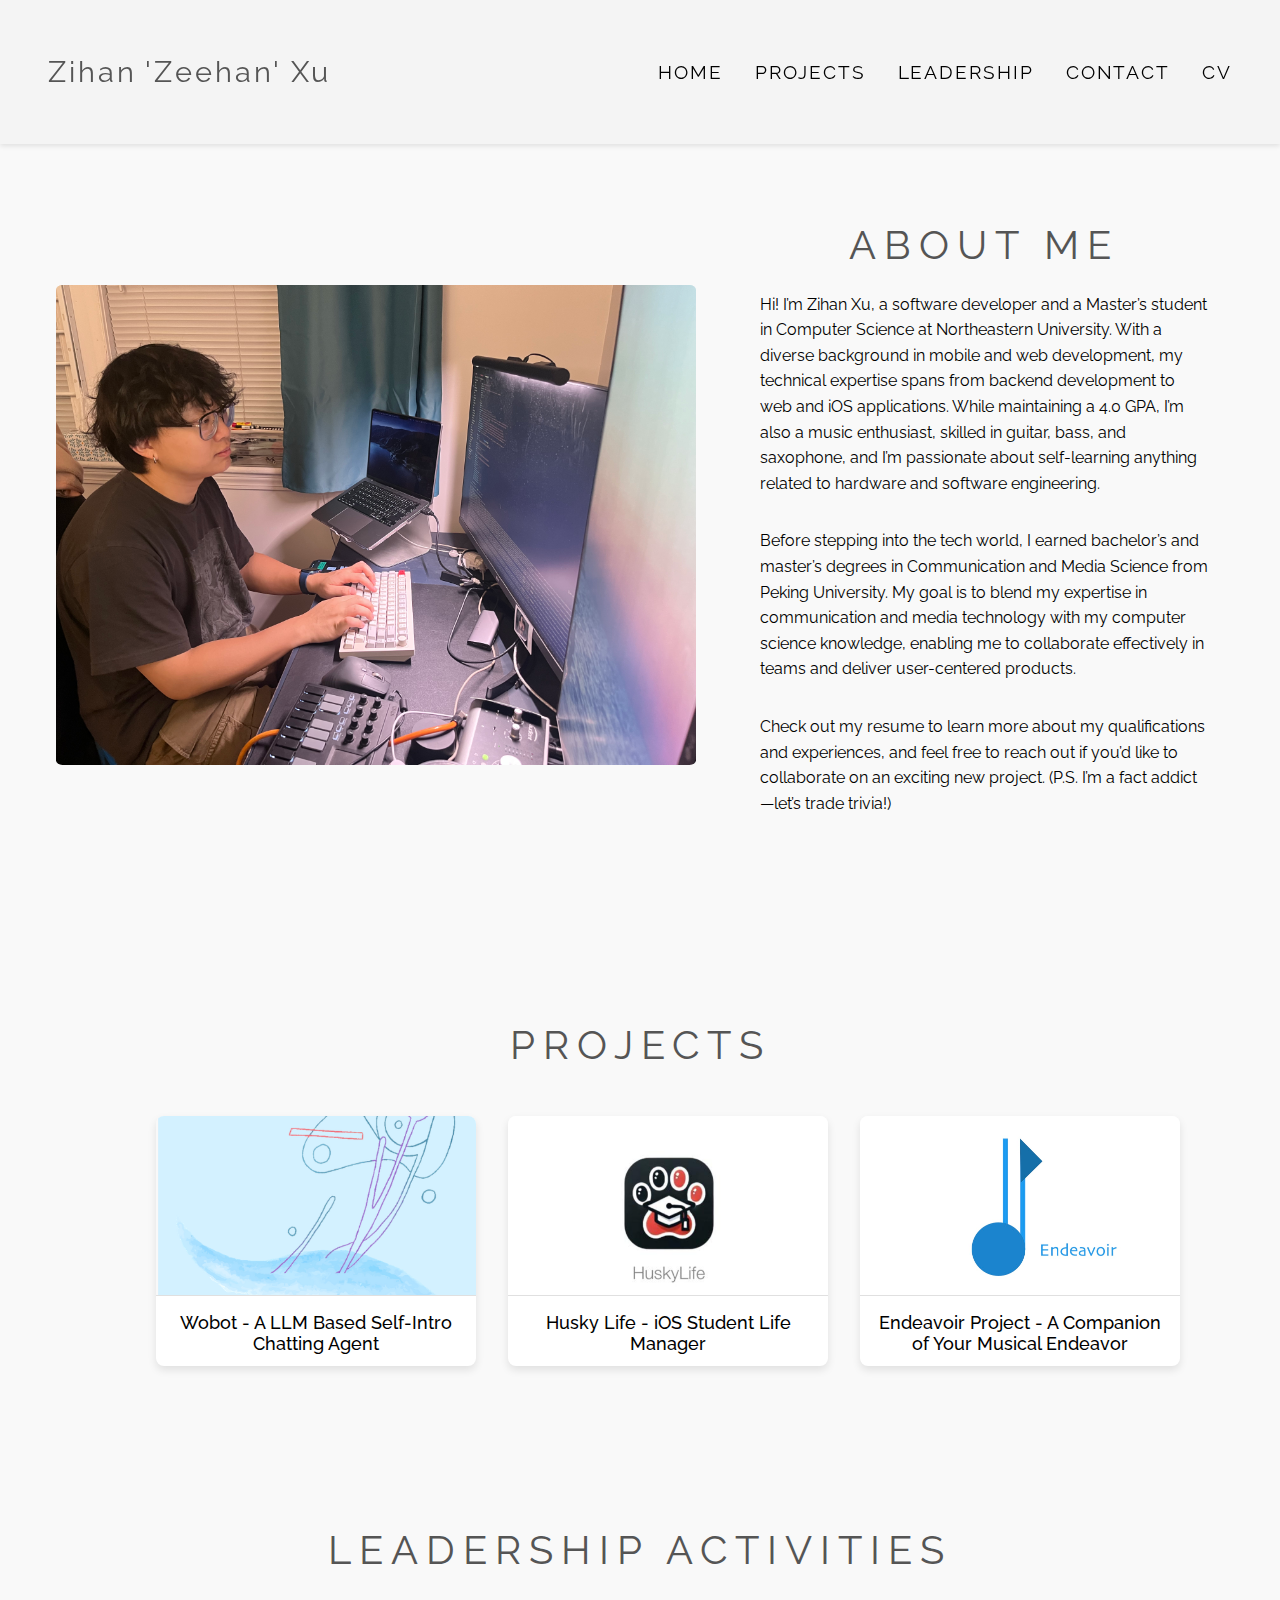
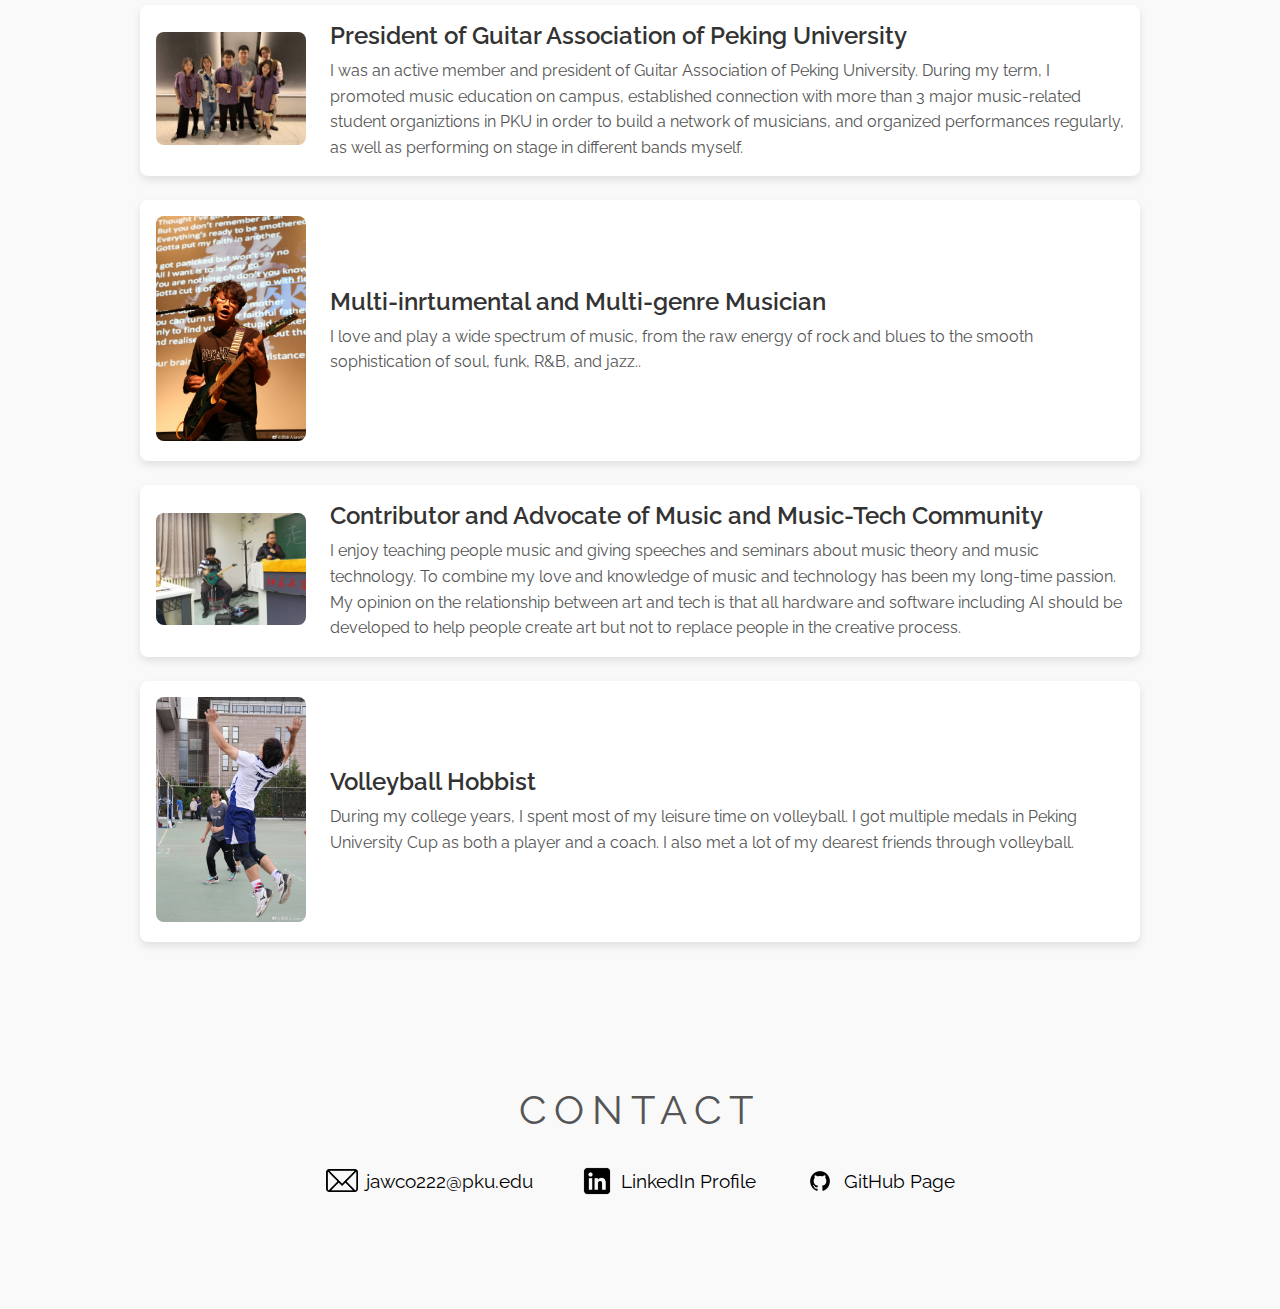
<file: index.html>
<!DOCTYPE html>
<html lang="en">
  <head>
    <meta charset="UTF-8" />
    <meta name="viewport" content="width=device-width, initial-scale=1.0" />
    <title>Zeehan Xu | Portfolio</title>
    <!-- Google Font -->
    <link
      href="https://fonts.googleapis.com/css2?family=Raleway:wght@400;600&display=swap"
      rel="stylesheet"
    />
    <link rel="stylesheet" href="styles.css" />
    <script src="script.js" defer></script>
  </head>
  <body>
    <header>
      <div class="logo">Zihan 'Zeehan' Xu</div>
      <nav>
        <ul>
          <li><a href="#home">HOME</a></li>
          <li><a href="#projects">PROJECTS</a></li>
          <li><a href="#leadership">LEADERSHIP</a></li>
          <li><a href="#contact">CONTACT</a></li>
          <li><a href="files/resume.pdf" target="_blank">CV</a></li>
          <!-- Opens resume.pdf in a new tab -->
        </ul>
      </nav>
    </header>
    <section id="home" class="hero">
      <div class="content-wrapper">
        <!-- <div class="left-section">
          
          <img src="assets/bot.jpg" alt="Wangobot" class="wangobot-image" />
          <p class="wangobot-subtitle">WOBOT</p>


          <a href="http://18.224.65.94:8501" class="btn">......Click Here</a>
          <p class="wangobot-description">
            I've uploaded a part of myself to the cloud
          </p>
        </div> -->
        <div class="main-photo">
          <img src="assets/photo.jpg" alt="Photo of Zeehan working" />
        </div>
        <div class="right-section">
          <h1>About Me</h1>
          <p>
            Hi! I’m Zihan Xu, a software developer and a Master’s student in
            Computer Science at Northeastern University. With a diverse
            background in mobile and web development, my technical expertise
            spans from backend development to web and iOS applications. While
            maintaining a 4.0 GPA, I’m also a music enthusiast, skilled in
            guitar, bass, and saxophone, and I’m passionate about self-learning
            anything related to hardware and software engineering.
          </p>
          <p>
            Before stepping into the tech world, I earned bachelor’s and
            master’s degrees in Communication and Media Science from Peking
            University. My goal is to blend my expertise in communication and
            media technology with my computer science knowledge, enabling me to
            collaborate effectively in teams and deliver user-centered products.
          </p>
          <p>
            Check out my resume to learn more about my qualifications and
            experiences, and feel free to reach out if you’d like to collaborate
            on an exciting new project. (P.S. I’m a fact addict—let’s trade
            trivia!)
          </p>
        </div>
      </div>
    </section>
    <!-- Projects Section -->
    <section id="projects" class="projects-section">
      <h1>Projects</h1>
      <div class="projects-container">
        <!-- Project Cards -->

        <div class="project-card">
          <a href="/projects/wobot.html">
            <img
              src="assets/project_pics/Wobot/wobot_main.png"
              alt="Wobot Chatbot"
            />
            <p>Wobot - A LLM Based Self-Intro Chatting Agent</p>
          </a>
        </div>

        <div class="project-card">
          <a href="files/huskylife_slides.pdf">
            <img
              src="assets/project_pics/huskylife/huskylife_main.jpg"
              alt="Husky Life Icon"
            />
            <p>Husky Life - iOS Student Life Manager</p>
          </a>
        </div>

        <div class="project-card">
          <a href="projects/endeavoir.html">
            <img
              src="assets/project_pics/endeavoir/endeavoir_cover.jpg"
              alt="Endeavoir Project Photo"
            />
            <p>Endeavoir Project - A Companion of Your Musical Endeavor</p>
          </a>
        </div>
      </div>
    </section>
    <section id="leadership" class="activities-section">
      <h1>Leadership Activities</h1>
      <div class="activities-container">
        <!-- Activity 1 -->
        <div class="activity-card">
          <div class="activity-image">
            <img
              src="assets/leadership/music/asobi_group.JPG"
              alt="Photo with Band Members"
            />
          </div>
          <div class="activity-text">
            <h2>President of Guitar Association of Peking University</h2>
            <p>
              I was an active member and president of Guitar Association of
              Peking University. During my term, I promoted music education on
              campus, established connection with more than 3 major
              music-related student organiztions in PKU in order to build a
              network of musicians, and organized performances regularly, as
              well as performing on stage in different bands myself.
            </p>
          </div>
        </div>
        <!-- Activity 2 -->
        <div class="activity-card">
          <div class="activity-image">
            <img
              src="assets/leadership/music/performing.jpg"
              alt="Contemporary Artist"
            />
          </div>

          <div class="activity-text">
            <h2>Multi-inrtumental and Multi-genre Musician</h2>
            <p>
              I love and play a wide spectrum of music, from the raw energy of
              rock and blues to the smooth sophistication of soul, funk, R&B,
              and jazz..
            </p>
          </div>
        </div>
        <!-- Activity 3 -->
        <div class="activity-card">
          <div class="activity-image">
            <img
              src="assets/leadership/music/seminar.JPG"
              alt="Contemporary Artist"
            />
          </div>

          <div class="activity-text">
            <h2>Contributor and Advocate of Music and Music-Tech Community</h2>
            <p>
              I enjoy teaching people music and giving speeches and seminars
              about music theory and music technology. To combine my love and
              knowledge of music and technology has been my long-time passion.
              My opinion on the relationship between art and tech is that all
              hardware and software including AI should be developed to help
              people create art but not to replace people in the creative
              process.
            </p>
          </div>
        </div>
        <!-- Activity 4 -->
        <div class="activity-card">
          <div class="activity-image">
            <img
              src="assets/leadership/volleyball.jpg"
              alt="Mental Health Workshop"
            />
          </div>
          <div class="activity-text">
            <h2>Volleyball Hobbist</h2>
            <p>
              During my college years, I spent most of my leisure time on
              volleyball. I got multiple medals in Peking University Cup as both
              a player and a coach. I also met a lot of my dearest friends
              through volleyball.
            </p>
          </div>
        </div>
      </div>
    </section>
    <section id="contact" class="contact-section">
      <h1>Contact</h1>
      <div class="contact-container">
        <div class="contact-item">
          <img src="assets/icons/email.png" alt="Email Icon" />
          <a href="mailto:jawco222@pku.edu">jawco222@pku.edu</a>
        </div>
        <div class="contact-item">
          <img src="assets/icons/linkedin.png" alt="LinkedIn Icon" />
          <a href="https://www.linkedin.com/in/zihan-xu-pku/" target="_blank"
            >LinkedIn Profile</a
          >
        </div>
        <div class="contact-item">
          <img src="assets/icons/github.png" alt="GitHub Icon" />
          <a href="https://github.com/ZeehanXu" target="_blank">GitHub Page</a>
        </div>
      </div>
    </section>
  </body>
</html>
</file>
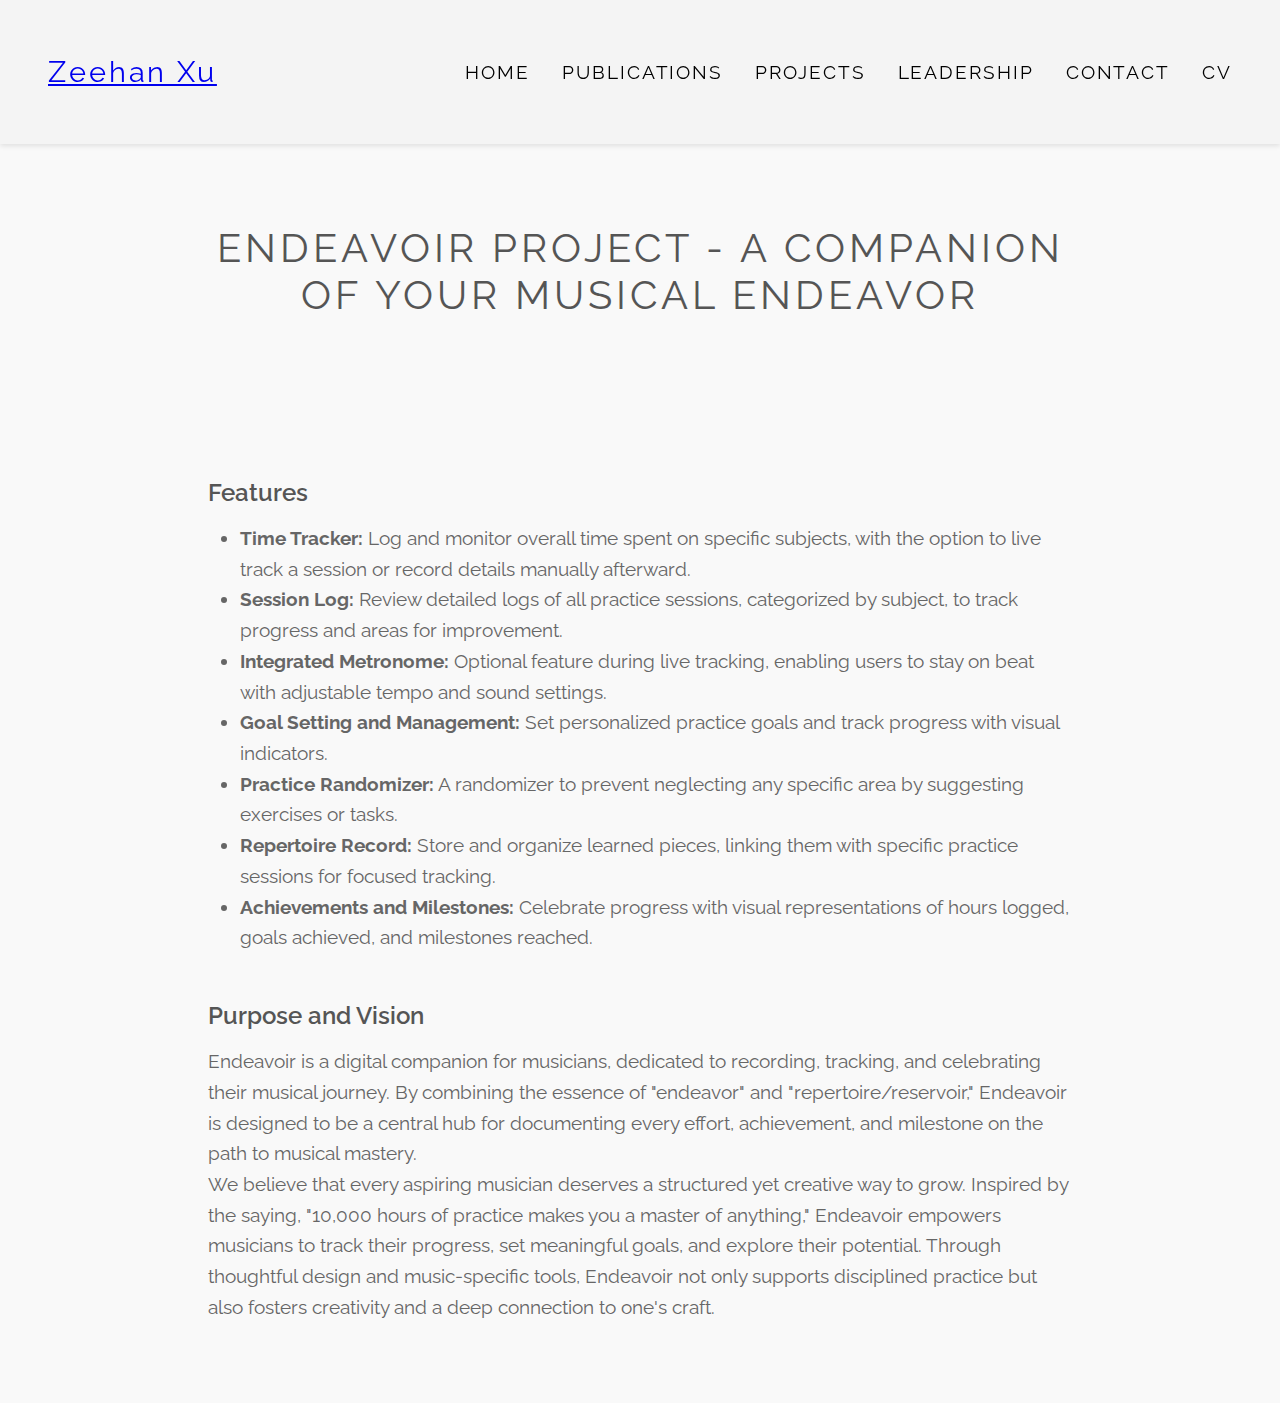
<file: projects/endeavoir.html>
<!DOCTYPE html>
<html lang="en">
  <head>
    <meta charset="UTF-8" />
    <meta name="viewport" content="width=device-width, initial-scale=1.0" />
    <title>Endeavoir | Zeehan Xu</title>
    <!-- Google Font -->
    <link
      href="https://fonts.googleapis.com/css2?family=Raleway:wght@400;600&display=swap"
      rel="stylesheet"
    />
    <link rel="stylesheet" href="/styles.css" />
    <link rel="stylesheet" href="/projects/styles_proj.css" />
  </head>
  <body>
    <header>
      <div class="logo"><a href="/index.html">Zeehan Xu</a></div>
      <nav>
        <ul>
          <li><a href="/index.html">Home</a></li>
          <li><a href="/index.html#publications">PUBLICATIONS</a></li>
          <li><a href="/index.html#projects">Projects</a></li>
          <li><a href="/index.html#leadership">Leadership</a></li>
          <li><a href="/index.html#contact">Contact</a></li>
          <li><a href="/files/resume.pdf" target="_blank">CV</a></li>
        </ul>
      </nav>
    </header>

    <section class="content-section">
      <h1>Endeavoir Project - A Companion of Your Musical Endeavor</h1>

      <div class="content-block">
        <h2>Features</h2>
        <ul>
          <li>
            <strong>Time Tracker:</strong> Log and monitor overall time spent on
            specific subjects, with the option to live track a session or record
            details manually afterward.
          </li>
          <li>
            <strong>Session Log:</strong> Review detailed logs of all practice
            sessions, categorized by subject, to track progress and areas for
            improvement.
          </li>
          <li>
            <strong>Integrated Metronome:</strong> Optional feature during live
            tracking, enabling users to stay on beat with adjustable tempo and
            sound settings.
          </li>
          <li>
            <strong>Goal Setting and Management:</strong> Set personalized
            practice goals and track progress with visual indicators.
          </li>
          <li>
            <strong>Practice Randomizer:</strong> A randomizer to prevent
            neglecting any specific area by suggesting exercises or tasks.
          </li>
          <li>
            <strong>Repertoire Record:</strong> Store and organize learned
            pieces, linking them with specific practice sessions for focused
            tracking.
          </li>
          <li>
            <strong>Achievements and Milestones:</strong> Celebrate progress
            with visual representations of hours logged, goals achieved, and
            milestones reached.
          </li>
        </ul>
      </div>

      <div class="content-block">
        <h2>Purpose and Vision</h2>
        <p>
          Endeavoir is a digital companion for musicians, dedicated to
          recording, tracking, and celebrating their musical journey. By
          combining the essence of "endeavor" and "repertoire/reservoir,"
          Endeavoir is designed to be a central hub for documenting every
          effort, achievement, and milestone on the path to musical mastery.
        </p>
        <p>
          We believe that every aspiring musician deserves a structured yet
          creative way to grow. Inspired by the saying, "10,000 hours of
          practice makes you a master of anything," Endeavoir empowers musicians
          to track their progress, set meaningful goals, and explore their
          potential. Through thoughtful design and music-specific tools,
          Endeavoir not only supports disciplined practice but also fosters
          creativity and a deep connection to one's craft.
        </p>
      </div>
    </section>
  </body>
</html>
</file>
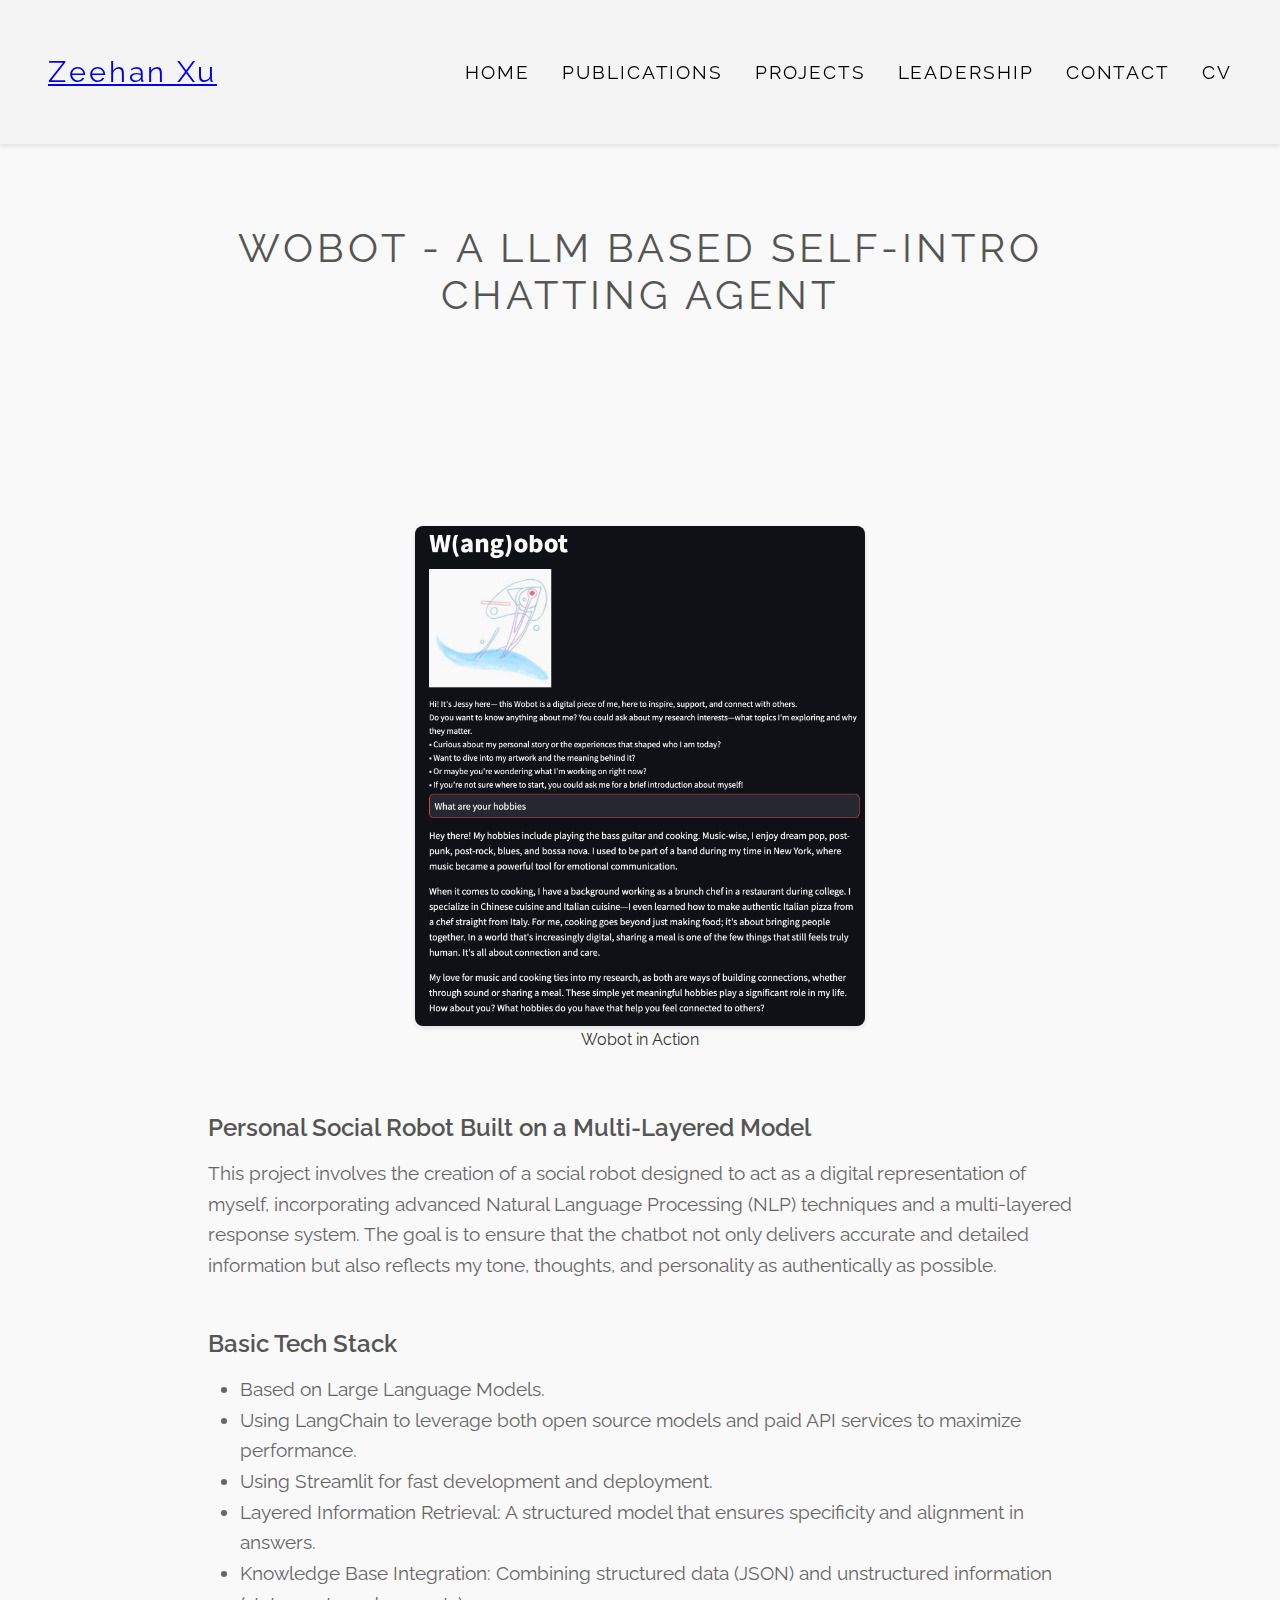
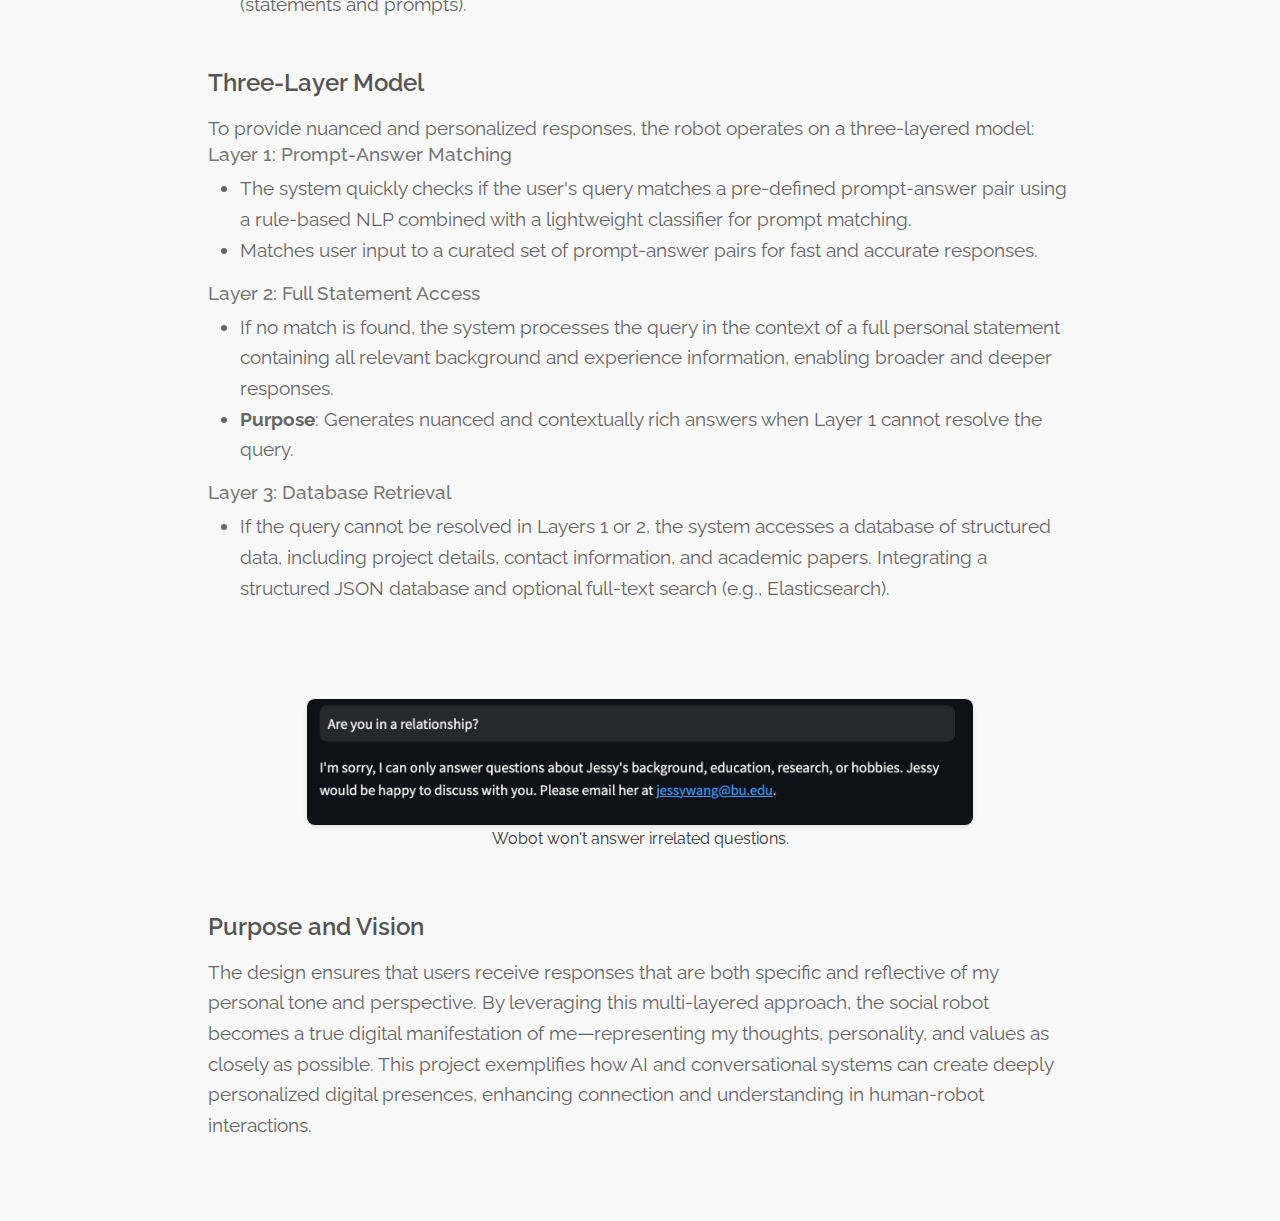
<file: projects/wobot.html>
<!DOCTYPE html>
<html lang="en">
  <head>
    <meta charset="UTF-8" />
    <meta name="viewport" content="width=device-width, initial-scale=1.0" />
    <title>Wobot | Zeehan Xu</title>
    <!-- Google Font -->
    <link
      href="https://fonts.googleapis.com/css2?family=Raleway:wght@400;600&display=swap"
      rel="stylesheet"
    />
    <link rel="stylesheet" href="/styles.css" />
    <link rel="stylesheet" href="/projects/styles_proj.css" />
  </head>
  <body>
    <header>
      <div class="logo"><a href="/index.html">Zeehan Xu</a></div>
      <nav>
        <ul>
          <li><a href="/index.html">Home</a></li>
          <li><a href="/index.html#publications">PUBLICATIONS</a></li>
          <li><a href="/index.html#projects">Projects</a></li>
          <li><a href="/index.html#leadership">Leadership</a></li>
          <li><a href="/index.html#contact">Contact</a></li>
          <li><a href="/files/resume.pdf" target="_blank">CV</a></li>
        </ul>
      </nav>
    </header>

    <section class="content-section">
      <h1>Wobot - A LLM Based Self-Intro Chatting Agent</h1>

      <section id="content-section" class="image-section">
        <img
          src="/assets/project_pics/Wobot/hobbies.jpg"
          alt="Wobot in Action"
          class="user-image"
        />

        <p>Wobot in Action</p>
      </section>

      <div class="content-block">
        <h2>Personal Social Robot Built on a Multi-Layered Model</h2>
        <p>
          This project involves the creation of a social robot designed to act
          as a digital representation of myself, incorporating advanced Natural
          Language Processing (NLP) techniques and a multi-layered response
          system. The goal is to ensure that the chatbot not only delivers
          accurate and detailed information but also reflects my tone, thoughts,
          and personality as authentically as possible.
        </p>
      </div>

      <div class="content-block">
        <h2>Basic Tech Stack</h2>
        <ul>
          <li>Based on Large Language Models.</li>
          <li>
            Using LangChain to leverage both open source models and paid API
            services to maximize performance.
          </li>
          <li>Using Streamlit for fast development and deployment.</li>
          <li>
            Layered Information Retrieval: A structured model that ensures
            specificity and alignment in answers.
          </li>
          <li>
            Knowledge Base Integration: Combining structured data (JSON) and
            unstructured information (statements and prompts).
          </li>
        </ul>
      </div>

      <div class="content-block">
        <h2>Three-Layer Model</h2>
        <p>
          To provide nuanced and personalized responses, the robot operates on a
          three-layered model:
        </p>

        <h3>Layer 1: Prompt-Answer Matching</h3>
        <ul>
          <li>
            The system quickly checks if the user's query matches a pre-defined
            prompt-answer pair using a rule-based NLP combined with a
            lightweight classifier for prompt matching.
          </li>
          <li>
            Matches user input to a curated set of prompt-answer pairs for fast
            and accurate responses.
          </li>
        </ul>
        <h3>Layer 2: Full Statement Access</h3>
        <ul>
          <li>
            If no match is found, the system processes the query in the context
            of a full personal statement containing all relevant background and
            experience information, enabling broader and deeper responses.
          </li>
          <li>
            <b>Purpose</b>: Generates nuanced and contextually rich answers when
            Layer 1 cannot resolve the query.
          </li>
        </ul>
        <h3>Layer 3: Database Retrieval</h3>

        <ul>
          <li>
            If the query cannot be resolved in Layers 1 or 2, the system
            accesses a database of structured data, including project details,
            contact information, and academic papers. Integrating a structured
            JSON database and optional full-text search (e.g., Elasticsearch).
          </li>
        </ul>
      </div>

      <section id="content-section" class="image-section">
        <img
          src="/assets/project_pics/Wobot/irrelated.jpg"
          alt="Wobot in Action"
          class="user-image"
        />

        <p>Wobot won't answer irrelated questions.</p>
      </section>

      <div class="content-block">
        <h2>Purpose and Vision</h2>
        <p>
          The design ensures that users receive responses that are both specific
          and reflective of my personal tone and perspective. By leveraging this
          multi-layered approach, the social robot becomes a true digital
          manifestation of me—representing my thoughts, personality, and values
          as closely as possible. This project exemplifies how AI and
          conversational systems can create deeply personalized digital
          presences, enhancing connection and understanding in human-robot
          interactions.
        </p>
      </div>
    </section>
  </body>
</html>
</file>
<file: projects/styles_proj.css>
/* Content Section */
.content-section {
    padding: 2rem 1rem;
    font-family: 'Raleway', sans-serif;
    color: #333;
    max-width: 70%;
    margin: 0 auto;
    text-align: left;
}

.content-section h1 {
    font-size: 2.5rem;
    font-weight: 400;
    letter-spacing: 0.1em;
    text-align: center;
    margin-top: 3rem;
    margin-bottom: 10rem;
}

.content-block {
    margin-bottom: 3rem; /* Adds spacing between blocks */
}

.content-block h2 {
    text-align: left;
    font-size: 1.5rem;
    font-weight: 600;
    color: #555;
    margin-bottom: 1rem;
}

.content-block h3 {
    font-size: 1.2rem;
    font-weight: 500;
    color: #777;
    margin-bottom: 0.5rem;
}

.content-block p {
    font-size: 1rem;
    line-height: 1.6;
    color: #666;
    margin: 0;
    font-size: 1.2rem;
}

.content-block ul {
    list-style-type: disc;
    margin-left: 2rem;
    margin-bottom: 1rem;
}

.content-block li {
    font-size: 1rem;
    line-height: 1.6;
    color: #666;
    margin: 0;
    font-size: 1.2rem;
}

/* Image Section */
.image-section {
    padding: 2rem 1rem;
    text-align: center;
    margin-bottom: 2rem;
}

.image-section h2 {
    font-size: 1.8rem;
    font-weight: 600;
    color: #555;
    margin-bottom: 1rem;
}

.user-image {
    max-width: 80%; /* Ensures the image is responsive */
    max-height: 500px;
    height: auto;
    border-radius: 8px; /* Adds rounded corners for aesthetics */
    box-shadow: 0 2px 5px rgba(0, 0, 0, 0.1); /* Subtle shadow for depth */
    margin-top: 1rem;
}

.related-title {
    text-align: center;
    font-size: 1.5rem;
    font-weight: 600;
    color: #555;
    margin-top: 10rem;
    margin-bottom: 1rem;
}

/* for pdf */
.pdf-container {
    width: 70rem;
    height: 40rem; /* Adjust as needed for desired height */
    border: 1px solid #ccc;
    margin: 20px auto 200px auto; /* Top, horizontal (auto centers), and bottom margins */
  }

  .pdf-wrapper {
    text-align: center;
  }
</file>
<file: styles.css>
/* General Reset */
* {
    margin: 0;
    padding: 0;
    box-sizing: border-box;
}

/* Body Styling */
body {
    font-family: 'Raleway', sans-serif;
    background-color: #f9f9f9; /* Very light gray background */
    color: #000; /* Black text */
}

/* Header Styling */
header {
    position: sticky; /* Makes the header stick to the top */
    top: 0; /* Sticks the header to the top of the viewport */
    z-index: 1000; /* Ensures the header stays above other content */
    display: flex;
    justify-content: space-between;
    align-items: center;
    padding: 1.5rem 3rem;
    background-color: #f4f4f4; /* Slightly darker gray for contrast */
    box-shadow: 0 2px 5px rgba(0, 0, 0, 0.1);
    height: 9rem;
}

section {
    scroll-margin-top: 9rem;
    /* padding-top: 10rem; /* Adds space at the top of each section */
    /* margin-top: 10rem; /* Corrects visual spacing for anchor navigation */
}

.logo {
    font-family: 'Raleway', sans-serif; /* Clean, modern font */
    font-size: 1.8rem; /* Adjust size for logo */
    font-weight: 400; /* Regular weight for an elegant look */
    color: #555; /* Light gray color */
    letter-spacing: 0.1em; /* Adds slight spacing between letters */
    text-transform: capitalize; /* Ensures proper capitalization of the name */
    text-align: center; /* Centers the text */
    margin: 0; /* Removes any default margin */
}

nav ul {
    list-style: none;
    display: flex;
    gap: 2rem;
    font-weight: 400; /* Regular weight for navigation */
}

nav ul li a {
    text-decoration: none;
    color: #000; /* Black text */
    font-size: 1.2rem;
    letter-spacing: 0.1em;
    transition: color 0.3s;
    text-transform: uppercase;
}

nav ul li a:hover {
    color: #555; /* Darker gray on hover */
}

h1 {
    font-family: 'Raleway', sans-serif; /* Clean and modern font */
    font-size: 2.5rem; /* Adjust font size to match the appearance */
    font-weight: 400; /* Regular weight for a subtle look */
    text-transform: uppercase; /* Capitalizes the text */
    letter-spacing: 0.2em; /* Increases spacing between characters */
    color: #555; /* Light gray text color */
    text-align: center; /* Centers the text */
    margin-bottom: 2rem; /* Adds spacing below */
}

/* Hero Section */
.hero {
    height: 85vh;
    display: flex;
    align-items: center;
    justify-content: center;
    background-color: #f9f9f9; /* Light gray */
    padding: 2rem;
    color: #000;
    margin-bottom: 5rem;
}

/* Content Wrapper for Layout */
.content-wrapper {
    display: flex;
    align-items: center;
    justify-content: space-between;
    width: 100%;
    max-width: 1200px;
    margin: auto;
    text-align: center;
    gap: 1rem;
}

/* Equal Width Sections */
.left-section,
.main-photo,
.right-section {
    flex: 1; /* Each section takes 1/3 of the width */
    padding: 1rem;
}

/* Wangobot Image, Subtitle, and Description */
.wangobot-image {
    width: 250px;
    height: auto;
    display: block;
    margin: 0 auto 0.5rem auto; /* Centered with a margin below */
}

.wangobot-subtitle {
    text-align: center;
    font-size: 1.2rem;
    color: #000; /* Black text */
    margin-bottom: 3rem;
    font-weight: 350;
}

.wangobot-description {
    text-align: center;
    font-size: 1rem;
    color: #555; /* Darker gray for the description */
    margin-bottom: 1rem;
}

/* Start Chatting Button */
.left-section {
    margin-top: 10rem;
    text-align: center;
}

.left-section .btn {
    display: inline-block;
    padding: 0.75rem 1.5rem;
    width: 15rem;
    background-color: #fff; /* White background */
    color: #000; /* Black text */
    font-size: 1rem;
    font-weight: bold;
    border: 2px solid #000; /* Black border */
    border-radius: 25px;
    text-decoration: none;
    transition: background-color 0.3s, color 0.3s;
    margin-bottom: 1rem;
}

.left-section .btn:hover {
    background-color: #f4f4f4; /* Light gray on hover */
    color: #000;
}

/* Center Photo */
.main-photo img {
    width: 40em; 
    height: auto;
    border-radius: 1%; /* Circular photo */
}

/* Center Photo */
.center-photo img {
    width: 225px; /* 50% larger */
    height: 225px;
    border-radius: 50%; /* Circular photo */
}

/* Right Section */
.right-section {
    text-align: left;
}

.right-section h1 {
    font-size: 2.5rem; /* Larger font size for the name */
    margin-bottom: 0.5rem;
}

.right-section p {
    line-height: 1.6;
    padding: 1rem;
    font-size: 16px;
}

/* Projects Section */
.projects-section {
    text-align: center;
    padding: 2rem 1rem;
    margin-bottom: 5rem;
}

.projects-section h1 {
    font-size: 2.5rem;
    margin-bottom: 2rem;
}

/* Projects Container */
.projects-container {
    display: grid;
    grid-template-columns: repeat(3, 1fr); /* Keep exactly 3 columns */
    gap: 2rem; /* Space between cards */
    padding: 1rem;
    max-width: 1000px; /* Limit container width */
    margin: 0 auto; /* Center the container */
}

/* Project Cards */
.project-card {
    background-color: #fff;
    border-radius: 8px;
    box-shadow: 0 4px 8px rgba(0, 0, 0, 0.1);
    text-align: center;
    overflow: hidden;
    width: 320px; /* Adjusted width */
    height: 250px; /* 16:9 aspect ratio */
    margin: 0 auto; /* Center each card within its grid cell */
    display: flex;
    flex-direction: column;
    justify-content: space-between;
}

.project-card a {
    text-decoration: none;
    color: #000; /* Ensure project links have black text */
    display: flex;
    flex-direction: column;
    height: 100%;
}

.project-card img {
    width: 100%;
    height: auto;
    aspect-ratio: 16 / 9;
    display: block;
    object-fit: cover; 
    border-bottom: 1px solid #e0e0e0;
}

/* Centered Title Below Image */
.project-card p {
    display: flex;
    align-items: center;
    justify-content: center;
    height: 100%; /* Ensures centered positioning within the card */
    padding: 1rem;
    font-size: 1.1rem;
    font-weight: 500;
    color: #000;
    margin: 0;
    text-align: center;
}


/* Publications Section */
.publications-section {
    padding: 2rem 1rem;
    font-family: 'Raleway', sans-serif;
    color: #333;
}

.publications-section h1 {
    font-size: 2.5rem;
    font-weight: 400;
    letter-spacing: 0.1em;
    text-align: center;
    margin-bottom: 2rem;
}

.publication-category {
    margin-bottom: 3rem;
    text-align: left;
}

.publication-category h2 {
    font-size: 1.5rem;
    font-weight: 300;
    letter-spacing: 0.1em;
    color: #555;
    margin-bottom: 1rem;
    text-transform: uppercase;
    margin-left: 10% ;
}

.publication-item {
    background-color: #f9f9f9;
    padding: 1rem;
    border-radius: 8px;
    display: flex;
    justify-content: space-between;
    align-items: flex-start;
    box-shadow: 0 2px 5px rgba(0, 0, 0, 0.1);
    margin: 1rem auto; /* Center-aligns the entire publication item */
    max-width: 80%; /* Restricts the width of the publication item */
}

.publication-details {
    max-width: 80%; /* Leaves space on the left */
}

.publication-title a {
    color: #1a547a; /* Green color for the title links */
    text-decoration: none;
    font-size: 1rem;
    font-weight: 600;
}

.publication-title {
    margin-bottom: 0.5rem;
}

.publication-authors {
    font-size: 0.9rem;
    color: #555;
    margin-bottom: 0.5rem;
}

.publication-details-text {
    font-size: 0.9rem;
    color: #777;
    margin-bottom: 0.5rem;
}

.publication-keywords {
    font-size: 0.9rem;
    color: #1a547a;
    margin-bottom: 0;
}


.publication-item {
  display: flex;
  justify-content: space-between;
  align-items: flex-start; /* Align button with the top of details */
}

.abstract-btn {
  padding: 0.5rem 1rem;
  font-size: 0.9rem;
  font-weight: light;
  background-color: #f4f4f4;
  color: #333;
  border: 1px solid #ccc;
  border-radius: 4px;
  cursor: pointer;
  transition: background-color 0.3s;
}

.abstract-btn:hover {
  background-color: #e0e0e0;
}

.abstract-content {
  display: none; /* Initially hidden */
  margin-top: 0.5rem;
  padding: 0.5rem;
  background-color: #f9f9f9;
  border-left: 3px solid #1a7a50; /* Green border for emphasis */
  font-size: 0.9rem;
  color: #555;
  border-radius: 4px;
}

.std-btn {
    padding: 0.5rem 1rem;
  font-size: 0.9rem;
  font-weight: light;
  background-color: #f4f4f4;
  color: #333;
  border: 1px solid #ccc;
  border-radius: 4px;
  cursor: pointer;
  transition: background-color 0.3s;
}

.std-btn:hover {
    background-color: #e0e0e0;
}


/* Activities Section */
.activities-section {
    text-align: center;
    padding: 2rem 1rem;
  }
  
  .activities-section h1 {
    font-size: 2.5rem;
    margin-bottom: 2rem;
  }
  
  .activities-container {
    display: flex;
    flex-direction: column;
    gap: 1.5rem; /* Space between cards */
    max-width: 1000px;
    margin: 0 auto; /* Center the container */
  }
  
  .activity-card {
    display: flex; /* Horizontal layout */
    align-items: center; /* Align image and text vertically */
    background-color: #fff;
    border-radius: 8px;
    box-shadow: 0 4px 8px rgba(0, 0, 0, 0.1);
    overflow: hidden;
    padding: 1rem;
    gap: 1.5rem; /* Space between image and text */
  }
  
  .activity-card img {
    width: 150px; /* Fixed width for the image */
    height: auto; /* Maintain aspect ratio */
    border-radius: 8px; /* Slight rounding for aesthetic */
  }
  
  .activity-text {
    text-align: left;
    flex: 1; /* Ensure text takes remaining space */
  }
  
  .activity-text h2 {
    font-size: 1.5rem;
    font-weight: 600;
    margin-bottom: 0.5rem;
    color: #333;
  }
  
  .activity-text p {
    font-size: 1rem;
    line-height: 1.6;
    color: #555;
  }

/* Contact Section */
.contact-section {
    text-align: center;
    padding: 2rem 1rem;
    margin: 5rem 10rem;
  }
  
  .contact-section h1 {
    font-size: 2.5rem;
    margin-bottom: 2rem;
  }
  
  .contact-container {
    display: flex; /* Enables flexbox for horizontal alignment */
    justify-content: center; /* Centers the items horizontally */
    align-items: center; /* Vertically aligns the items */
    gap: 3rem; /* Space between contact items */
  }
  
  .contact-item {
    display: flex;
    align-items: center;
    gap: 0.5rem; /* Space between icon and text */
  }
  
  .contact-item img {
    width: 32px;

  }
  
  .contact-item a {
    font-size: 1.2rem;
    color: #000;
    text-decoration: none;
    transition: color 0.3s;
  }
  
  .contact-item a:hover {
    color: #555;
  }
</file>
